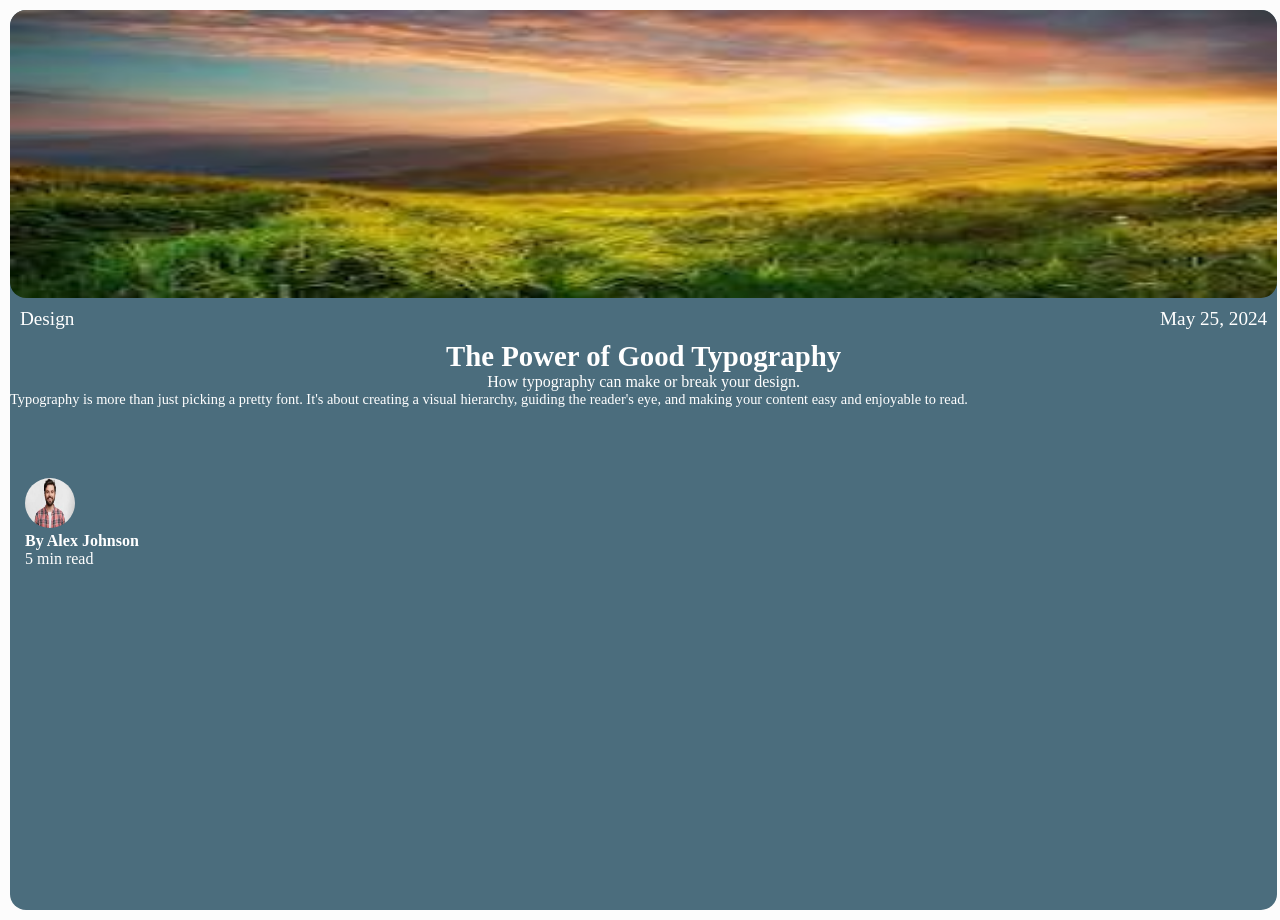
<file: Basic-level-Designs-phase1/Blog-Post-Card/index.html>
<!DOCTYPE html>
<html lang="en">
<head>
  <meta charset="UTF-8">
  <meta name="viewport" content="width=device-width, initial-scale=1.0">

  <title>Blog Card</title>
  <link rel="stylesheet" href="style.css">
</head>

<body>

  <article class="blog-card">

    <img
      src="images/Nature.jpeg"
      alt="Mountain"
      class="cover"
    >

    <div class="content">

      <div class="meta">
        <span class="category">Design</span>
        <span class="date">May 25, 2024</span>
      </div>

      <h2 class="title">
        The Power of Good Typography
      </h2>

      <p class="subtitle">
        How typography can make or break your design.
      </p>

      <p class="excerpt">
        Typography is more than just picking a pretty font.
        It's about creating a visual hierarchy, guiding the
        reader's eye, and making your content easy and
        enjoyable to read.
      </p>

      <div class="author">

        <img
          src="images/Male.jpeg"
          alt="Author"
          class="avatar"
        >

        <div class="info">
          <h4>By Alex Johnson</h4>
          <span class="read-time">5 min read</span>
        </div>

      </div>

    </div>

  </article>

</body>
</html>
</file>
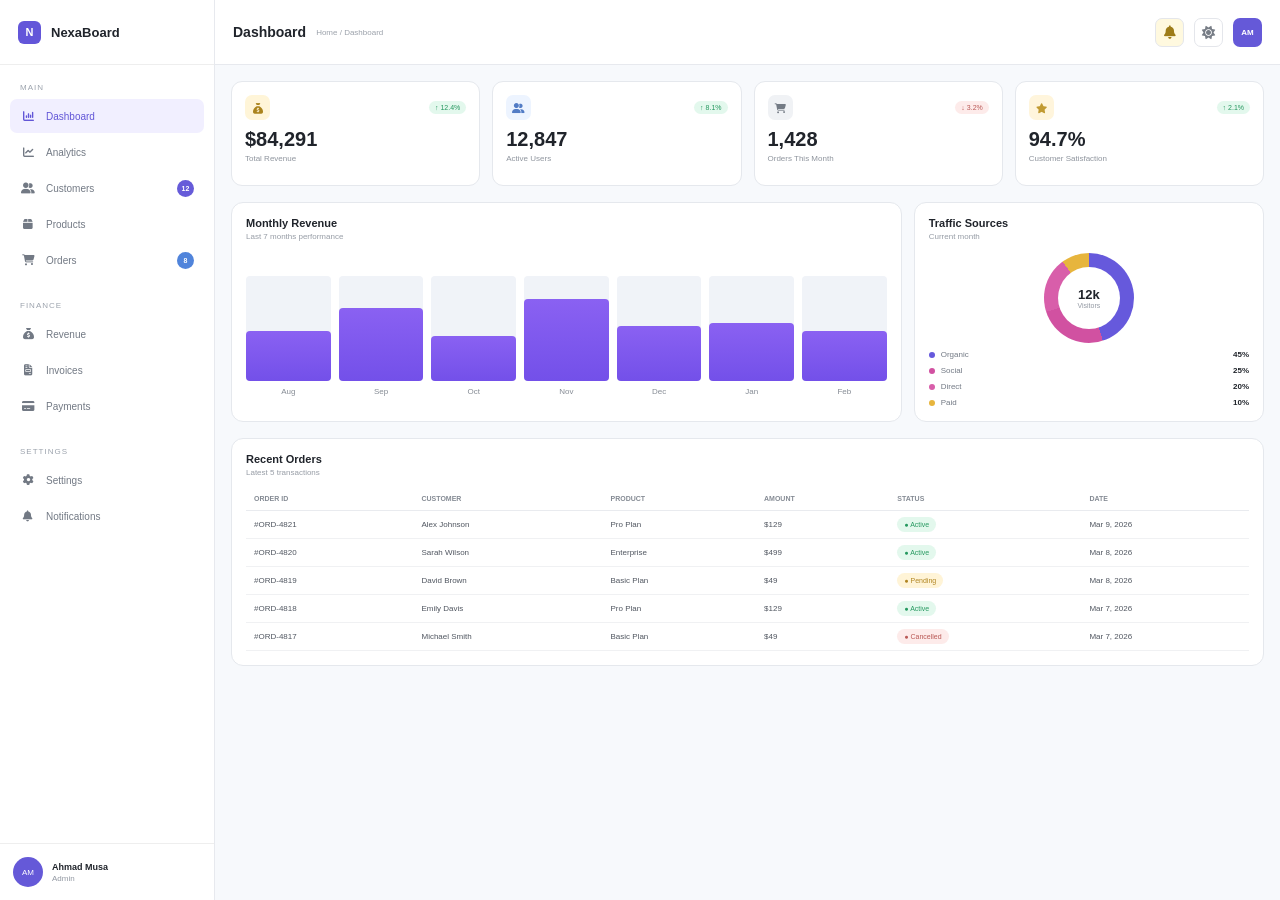
<file: Basic-level-Designs-phase1/Modern-Dashboard/index.html>
<!DOCTYPE html>
<html lang="en">

<head>
  <meta charset="UTF-8">
  <meta name="viewport" content="width=device-width, initial-scale=1.0">

  <title>NexaBoard Dashboard</title>

  <!-- Font Awesome -->
  <link
    rel="stylesheet"
    href="https://cdnjs.cloudflare.com/ajax/libs/font-awesome/6.7.2/css/all.min.css"
  >

  <!-- CSS -->
  <link rel="stylesheet" href="style.css">
</head>

<body>

  <!--DASHBOARD WRAPPER -->

  <main class="dashboard">


    <!-- SIDEBAR -->

    <aside class="sidebar">

      <!-- Logo -->
      <div class="logo-area">

        <div class="logo-icon">
          N
        </div>

        <h2>NexaBoard</h2>

      </div>


      <!-- Navigation -->
      <nav class="navigation">


        <!-- MAIN -->
        <div class="nav-section">

          <p class="section-title">
            MAIN
          </p>


          <a href="#" class="nav-link active">

            <i class="fa-solid fa-chart-column"></i>

            <span>Dashboard</span>

          </a>


          <a href="#" class="nav-link">

            <i class="fa-solid fa-chart-line"></i>

            <span>Analytics</span>

          </a>


          <a href="#" class="nav-link">

            <i class="fa-solid fa-user-group"></i>

            <span>Customers</span>

            <b class="nav-badge purple">
              12
            </b>

          </a>


          <a href="#" class="nav-link">

            <i class="fa-solid fa-box"></i>

            <span>Products</span>

          </a>


          <a href="#" class="nav-link">

            <i class="fa-solid fa-cart-shopping"></i>

            <span>Orders</span>

            <b class="nav-badge blue">
              8
            </b>

          </a>

        </div>


        <!-- FINANCE -->
        <div class="nav-section">

          <p class="section-title">
            FINANCE
          </p>


          <a href="#" class="nav-link">

            <i class="fa-solid fa-sack-dollar"></i>

            <span>Revenue</span>

          </a>


          <a href="#" class="nav-link">

            <i class="fa-solid fa-file-invoice"></i>

            <span>Invoices</span>

          </a>


          <a href="#" class="nav-link">

            <i class="fa-solid fa-credit-card"></i>

            <span>Payments</span>

          </a>

        </div>


        <!-- SETTINGS -->
        <div class="nav-section">

          <p class="section-title">
            SETTINGS
          </p>


          <a href="#" class="nav-link">

            <i class="fa-solid fa-gear"></i>

            <span>Settings</span>

          </a>


          <a href="#" class="nav-link">

            <i class="fa-solid fa-bell"></i>

            <span>Notifications</span>

          </a>

        </div>

      </nav>


      <!-- Sidebar User -->
      <div class="sidebar-user">

        <div class="user-avatar">
          AM
        </div>

        <div class="user-info">

          <h4>Ahmad Musa</h4>

          <p>Admin</p>

        </div>

      </div>

    </aside>



    <!-- MAIN CONTENT -->

    <section class="main-content">


      <!-- TOP HEADER -->

      <header class="top-header">

        <div class="page-title">

          <h1>Dashboard</h1>

          <span>Home / Dashboard</span>

        </div>


        <div class="header-actions">

          <button class="header-btn notification-btn">

            <i class="fa-solid fa-bell"></i>

          </button>


          <button class="header-btn">

            <i class="fa-solid fa-sun"></i>

          </button>


          <div class="header-avatar">
            AM
          </div>

        </div>

      </header>



      <!-- DASHBOARD BODY -->

      <div class="content">


        <!-- STATISTICS -->

        <section class="stats">


          <!-- Revenue -->
          <div class="stat-card">

            <div class="stat-top">

              <div class="stat-icon yellow">
                <i class="fa-solid fa-sack-dollar"></i>
              </div>

              <span class="growth positive">
                ↑ 12.4%
              </span>

            </div>

            <h2>$84,291</h2>

            <p>Total Revenue</p>

          </div>


          <!-- Users -->
          <div class="stat-card">

            <div class="stat-top">

              <div class="stat-icon blue">
                <i class="fa-solid fa-user-group"></i>
              </div>

              <span class="growth positive">
                ↑ 8.1%
              </span>

            </div>

            <h2>12,847</h2>

            <p>Active Users</p>

          </div>


          <!-- Orders -->
          <div class="stat-card">

            <div class="stat-top">

              <div class="stat-icon gray">
                <i class="fa-solid fa-cart-shopping"></i>
              </div>

              <span class="growth negative">
                ↓ 3.2%
              </span>

            </div>

            <h2>1,428</h2>

            <p>Orders This Month</p>

          </div>


          <!-- Satisfaction -->
          <div class="stat-card">

            <div class="stat-top">

              <div class="stat-icon gold">
                <i class="fa-solid fa-star"></i>
              </div>

              <span class="growth positive">
                ↑ 2.1%
              </span>

            </div>

            <h2>94.7%</h2>

            <p>Customer Satisfaction</p>

          </div>

        </section>



        <!-- CHARTS SECTION -->

        <section class="charts">


          <!-- MONTHLY REVENUE -->

          <div class="panel revenue-panel">

            <div class="panel-header">

              <div>

                <h3>Monthly Revenue</h3>

                <p>Last 7 months performance</p>

              </div>

            </div>


            <!-- Bar Chart -->
            <div class="bar-chart">


              <div class="bar-item">

                <div class="bar-track">

                  <div
                    class="bar"
                    style="height: 48%;">
                  </div>

                </div>

                <span>Aug</span>

              </div>


              <div class="bar-item">

                <div class="bar-track">

                  <div
                    class="bar"
                    style="height: 70%;">
                  </div>

                </div>

                <span>Sep</span>

              </div>


              <div class="bar-item">

                <div class="bar-track">

                  <div
                    class="bar"
                    style="height: 43%;">
                  </div>

                </div>

                <span>Oct</span>

              </div>


              <div class="bar-item">

                <div class="bar-track">

                  <div
                    class="bar"
                    style="height: 78%;">
                  </div>

                </div>

                <span>Nov</span>

              </div>


              <div class="bar-item">

                <div class="bar-track">

                  <div
                    class="bar"
                    style="height: 52%;">
                  </div>

                </div>

                <span>Dec</span>

              </div>


              <div class="bar-item">

                <div class="bar-track">

                  <div
                    class="bar"
                    style="height: 55%;">
                  </div>

                </div>

                <span>Jan</span>

              </div>


              <div class="bar-item">

                <div class="bar-track">

                  <div
                    class="bar"
                    style="height: 48%;">
                  </div>

                </div>

                <span>Feb</span>

              </div>

            </div>

          </div>



          <!-- TRAFFIC SOURCES -->

          <div class="panel traffic-panel">

            <div class="panel-header">

              <div>

                <h3>Traffic Sources</h3>

                <p>Current month</p>

              </div>

            </div>


            <!-- Donut -->
            <div class="donut-wrapper">

              <div class="donut">

                <div class="donut-center">

                  <strong>12k</strong>

                  <span>Visitors</span>

                </div>

              </div>

            </div>


            <!-- Legend -->
            <div class="traffic-legend">


              <div class="legend-item">

                <span>
                  <i class="dot organic"></i>
                  Organic
                </span>

                <b>45%</b>

              </div>


              <div class="legend-item">

                <span>
                  <i class="dot social"></i>
                  Social
                </span>

                <b>25%</b>

              </div>


              <div class="legend-item">

                <span>
                  <i class="dot direct"></i>
                  Direct
                </span>

                <b>20%</b>

              </div>


              <div class="legend-item">

                <span>
                  <i class="dot paid"></i>
                  Paid
                </span>

                <b>10%</b>

              </div>

            </div>

          </div>

        </section>



        <!-- RECENT ORDERS -->

        <section class="panel orders-panel">


          <div class="panel-header">

            <div>

              <h3>Recent Orders</h3>

              <p>Latest 5 transactions</p>

            </div>

          </div>


          <!-- Table wrapper -->
          <div class="table-wrapper">

            <table>

              <thead>

                <tr>

                  <th>ORDER ID</th>
                  <th>CUSTOMER</th>
                  <th>PRODUCT</th>
                  <th>AMOUNT</th>
                  <th>STATUS</th>
                  <th>DATE</th>

                </tr>

              </thead>


              <tbody>


                <tr>

                  <td>#ORD-4821</td>

                  <td>Alex Johnson</td>

                  <td>Pro Plan</td>

                  <td>$129</td>

                  <td>
                    <span class="status active">
                      ● Active
                    </span>
                  </td>

                  <td>Mar 9, 2026</td>

                </tr>


                <tr>

                  <td>#ORD-4820</td>

                  <td>Sarah Wilson</td>

                  <td>Enterprise</td>

                  <td>$499</td>

                  <td>
                    <span class="status active">
                      ● Active
                    </span>
                  </td>

                  <td>Mar 8, 2026</td>

                </tr>


                <tr>

                  <td>#ORD-4819</td>

                  <td>David Brown</td>

                  <td>Basic Plan</td>

                  <td>$49</td>

                  <td>
                    <span class="status pending">
                      ● Pending
                    </span>
                  </td>

                  <td>Mar 8, 2026</td>

                </tr>


                <tr>

                  <td>#ORD-4818</td>

                  <td>Emily Davis</td>

                  <td>Pro Plan</td>

                  <td>$129</td>

                  <td>
                    <span class="status active">
                      ● Active
                    </span>
                  </td>

                  <td>Mar 7, 2026</td>

                </tr>


                <tr>

                  <td>#ORD-4817</td>

                  <td>Michael Smith</td>

                  <td>Basic Plan</td>

                  <td>$49</td>

                  <td>
                    <span class="status cancelled">
                      ● Cancelled
                    </span>
                  </td>

                  <td>Mar 7, 2026</td>

                </tr>


              </tbody>

            </table>

          </div>

        </section>

      </div>

    </section>

  </main>

</body>
</html>
</file>
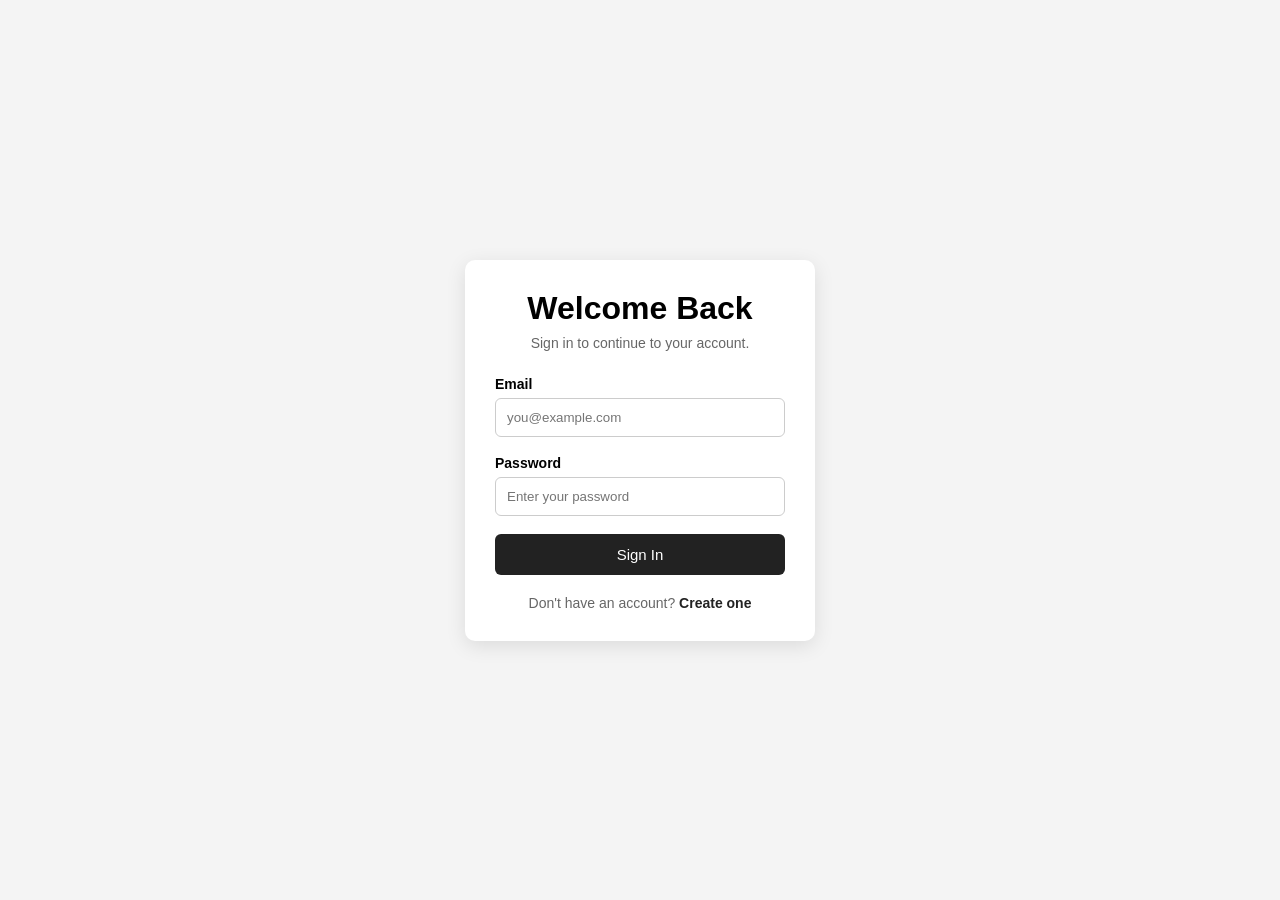
<file: Basic-level-Designs-phase1/Modern-Login/index.html>
<!DOCTYPE html>
<html lang="en">
<head>
  <meta charset="UTF-8">
  <meta name="viewport" content="width=device-width, initial-scale=1.0">

  <title>Login</title>
  <link rel="stylesheet" href="style.css">
</head>

<body>

  <main class="login-page">

    <div class="login-card">

      <div class="header">
        <h1>Welcome Back</h1>

        <p>
          Sign in to continue to your account.
        </p>
      </div>

      <form class="login-form">

        <div class="field">
          <label for="email">Email</label>
          <input
            type="email"
            id="email"
            placeholder="you@example.com"
          >
        </div>

        <div class="field">
          <label for="password">Password</label>
          <input
            type="password"
            id="password"
            placeholder="Enter your password"
          >
        </div>

        <button class="login-btn" type="submit">
          Sign In
        </button>

      </form>

      <p class="signup">
        Don't have an account?
        <a href="#">Create one</a>
      </p>

    </div>

  </main>

</body>
</html>
</file>
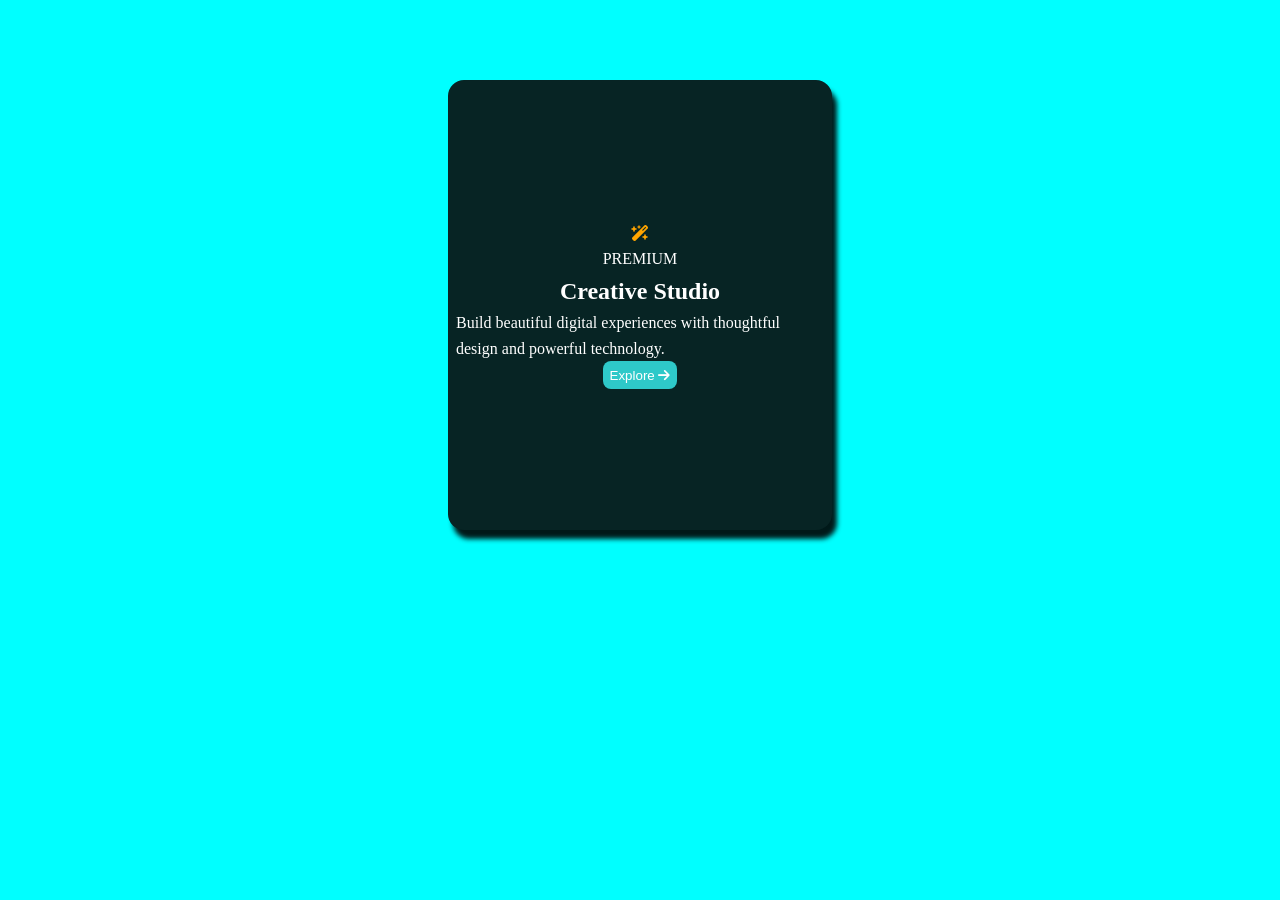
<file: Basic-level-Designs-phase1/Modern-Ui-Card/index.html>
<!DOCTYPE html>
<html lang="en">
<head>
  <meta charset="UTF-8">
  <meta name="viewport" content="width=device-width, initial-scale=1.0">

  <title>Modern UI Card</title>
  <link rel="stylesheet" href="style.css">

  <!-- Font Awesome -->
  <link
    rel="stylesheet"
    href="https://cdnjs.cloudflare.com/ajax/libs/font-awesome/6.7.2/css/all.min.css"
  >
</head>

<body>

  <div class="card">

    <div class="icon">
      <i class="fa-solid fa-wand-magic-sparkles"></i>
    </div>

    <span class="label">
      PREMIUM
    </span>

    <h2>
      Creative Studio
    </h2>

    <p>
      Build beautiful digital experiences with
      thoughtful design and powerful technology.
    </p>

    <button class="btn">
      Explore
      <i class="fa-solid fa-arrow-right"></i>
    </button>

  </div>

</body>
</html>
</file>
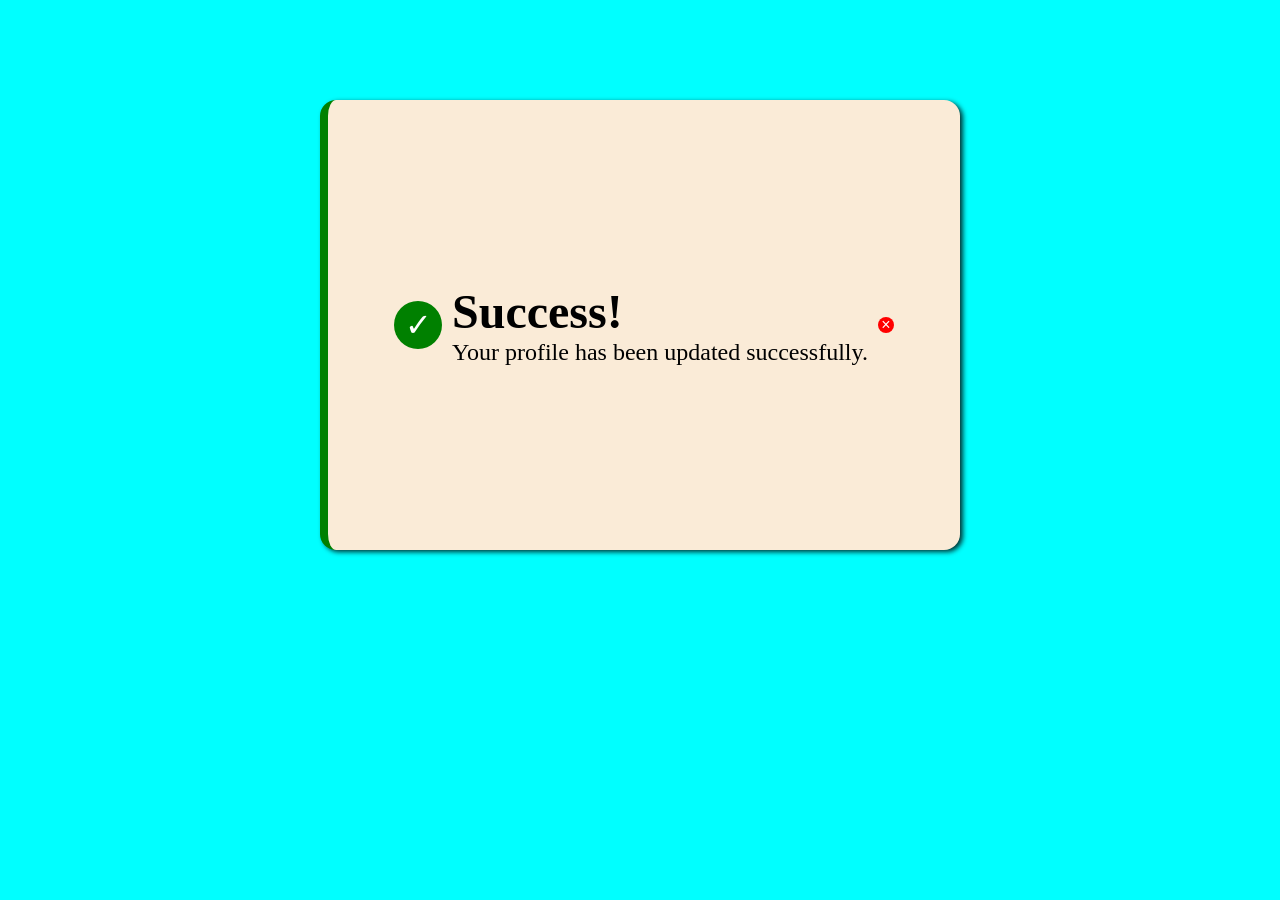
<file: Basic-level-Designs-phase1/Notification-Card/index.html>
<!DOCTYPE html>
<html lang="en">
<head>
  <meta charset="UTF-8">
  <meta name="viewport" content="width=device-width, initial-scale=1.0">

  <title>Notification Card</title>
  <link rel="stylesheet" href="style.css">
</head>

<body>

  <div class="notification success">

    <div class="icon">
      <span>✓</span>
    </div>

    <div class="content">
      <h3>Success!</h3>

      <p>
        Your profile has been updated successfully.
      </p>
    </div>

    <button class="close">×</button>

  </div>

</body>
</html>
</file>
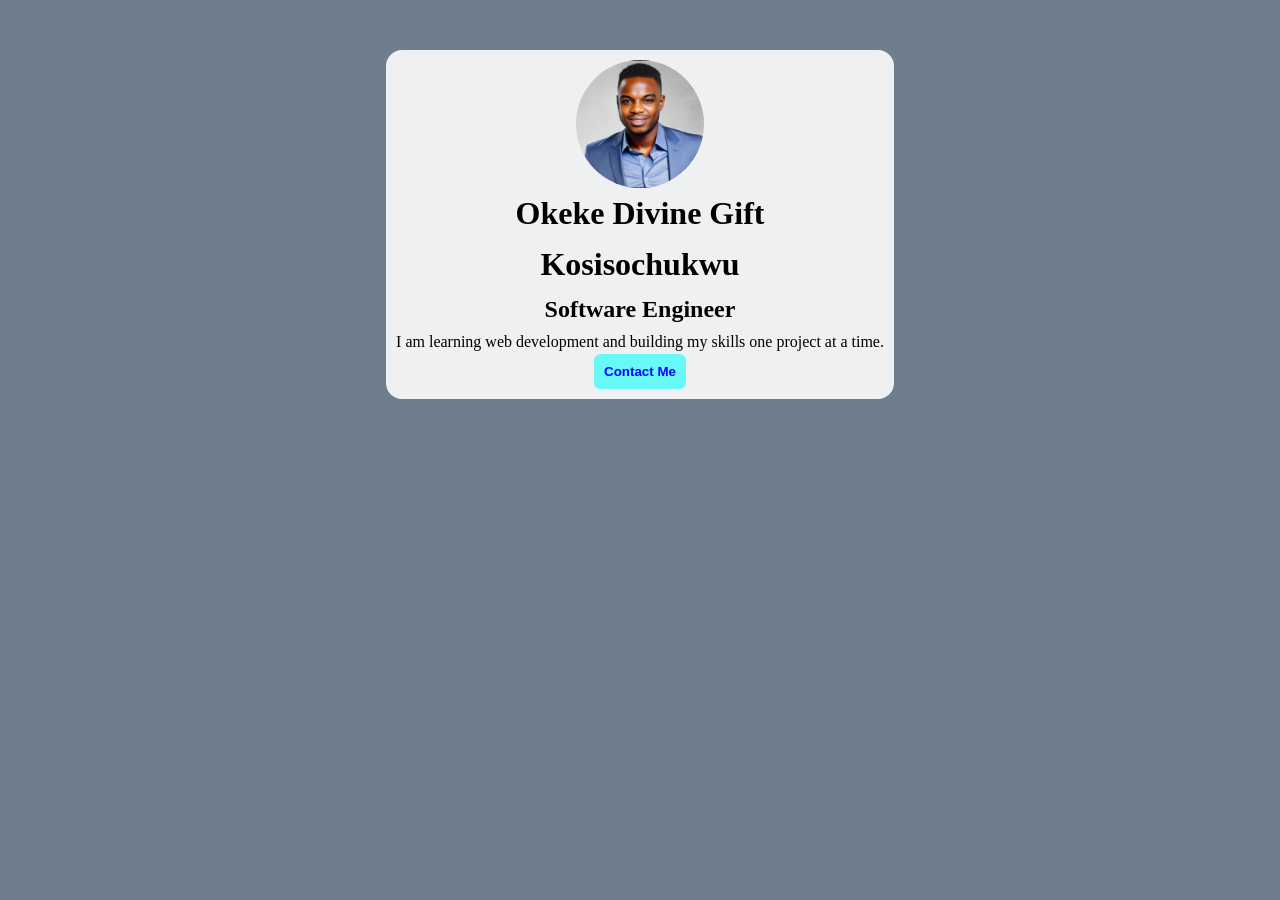
<file: Basic-level-Designs-phase1/Personal-info-Card/index.html>
<!DOCTYPE html>
<html lang="en">
<head>
  <meta charset="UTF-8">
  <meta name="viewport" content="width=device-width, initial-scale=1.0">

  <title>My Profile</title>

  <link rel="stylesheet" href="style.css">
</head>

<body>

  <div class="profile">
    <img src="images/Profile.jpg" alt="Profile image">
    <h1>Okeke Divine Gift <br> Kosisochukwu</h1>

    <h2>Software Engineer</h2>

    <p>
      I am learning web development and building my skills one project
      at a time.
    </p>

    <button>Contact Me</button>
  </div>

</body>
</html>
</file>
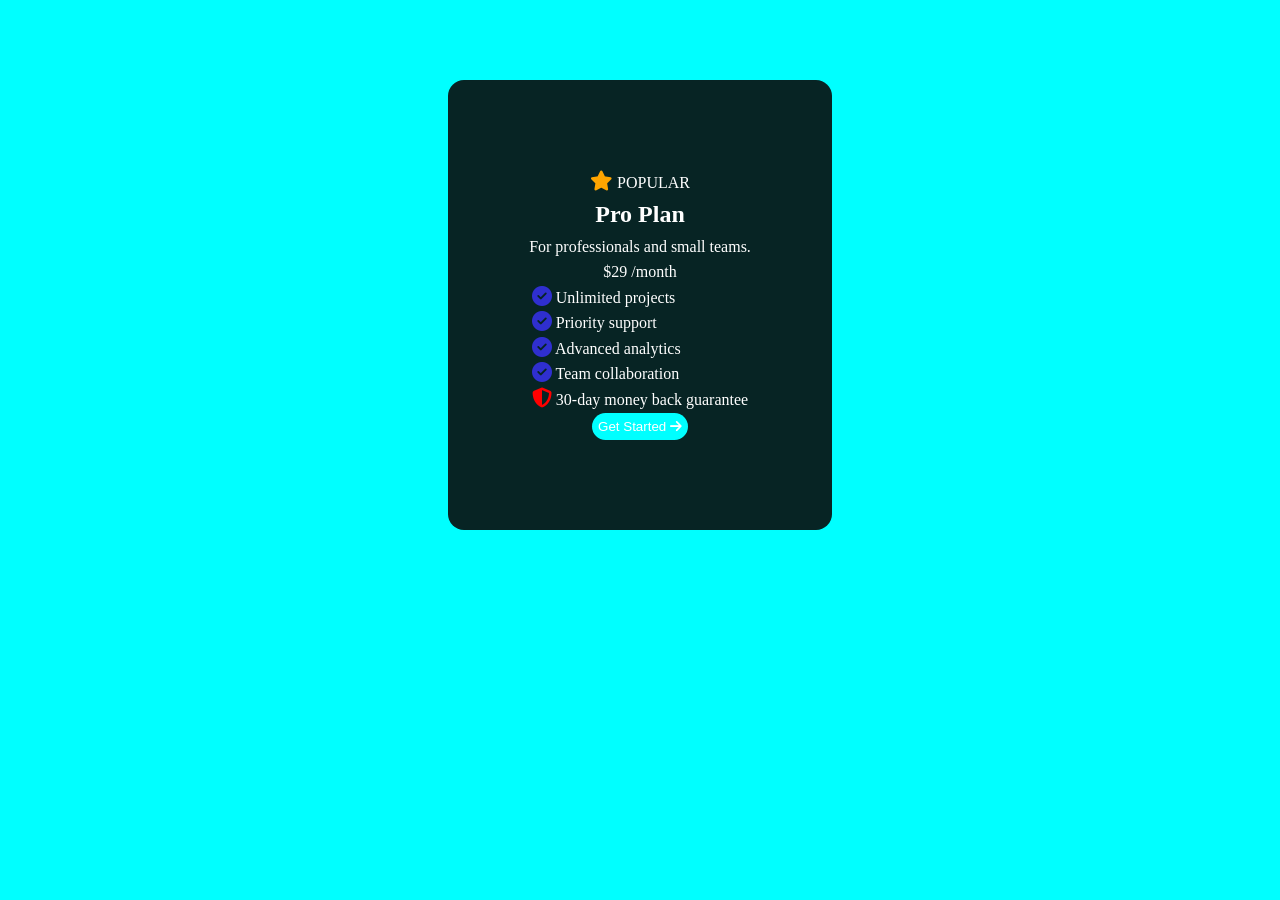
<file: Basic-level-Designs-phase1/Pricing-Card/index.html>
<!DOCTYPE html>
<html lang="en">
<head>
  <meta charset="UTF-8">
  <meta name="viewport" content="width=device-width, initial-scale=1.0">

  <title>Pricing Card</title>
  <link rel="stylesheet" href="style.css">

  <!-- Font Awesome -->
  <link rel="stylesheet" href="https://cdnjs.cloudflare.com/ajax/libs/font-awesome/6.7.2/css/all.min.css">
</head>

<body>

  <div class="pricing-card">

    <div class="badge">
      <i class="fa-solid fa-star"></i> POPULAR
    </div>

    <h2 class="plan">
      Pro Plan
    </h2>

    <p class="subtitle">
      For professionals and small teams.
    </p>

    <div class="price">
      <span class="amount">$29</span>
      <span class="period">/month</span>
    </div>

    <ul class="features">
      <li>
        <i class="fa-solid fa-circle-check"></i>
        Unlimited projects
      </li>

      <li>
        <i class="fa-solid fa-circle-check"></i>
        Priority support
      </li>

      <li>
        <i class="fa-solid fa-circle-check"></i>
        Advanced analytics
      </li>

      <li>
        <i class="fa-solid fa-circle-check"></i>
        Team collaboration
      </li>

      <li>
        <i class="fa-solid fa-shield-halved"></i>
        30-day money back guarantee
      </li>
    </ul>

    <button class="btn">
      Get Started
      <i class="fa-solid fa-arrow-right"></i>
    </button>

  </div>

</body>
</html>
</file>
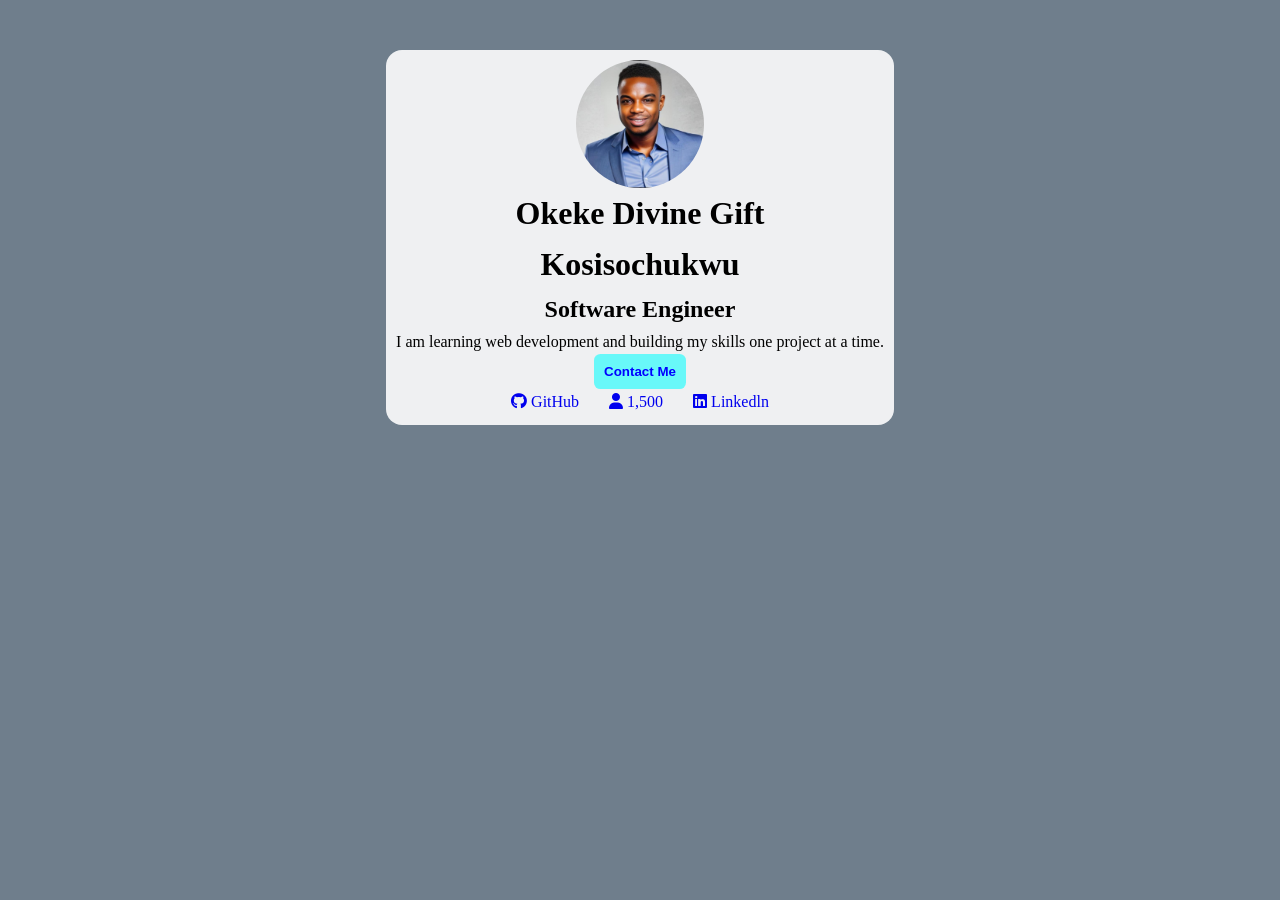
<file: Basic-level-Designs-phase1/Product-Badge-Card/index.html>
<!DOCTYPE html>
<html lang="en">
<head>
  <meta charset="UTF-8">
  <meta name="viewport" content="width=device-width, initial-scale=1.0">
  <title>My Profile</title>
  <link rel="stylesheet" href="style.css">
  <link rel="stylesheet" href="https://cdnjs.cloudflare.com/ajax/libs/font-awesome/6.7.2/css/all.min.css">
</head>

<body>

  <div class="profile">
    <img src="images/Profile.jpg" alt="Profile image">
    <h1>Okeke Divine Gift <br> Kosisochukwu</h1>

    <h2>Software Engineer</h2>

    <p>
      I am learning web development and building my skills one project
      at a time.
    </p>

    <button>Contact Me</button>
    <div class="social-links">
      <a href="#">
        <i class="fa-brands fa-github"></i>
        GitHub
      </a>
      <a href="#">
        <i class="fa-solid fa-user"></i>
        1,500
      </a>
      <a href="#">
        <i class="fa-brands fa-linkedin"></i>
        Linkedln
      </a>
    </div>
  </div>
</body>
</html>
</file>
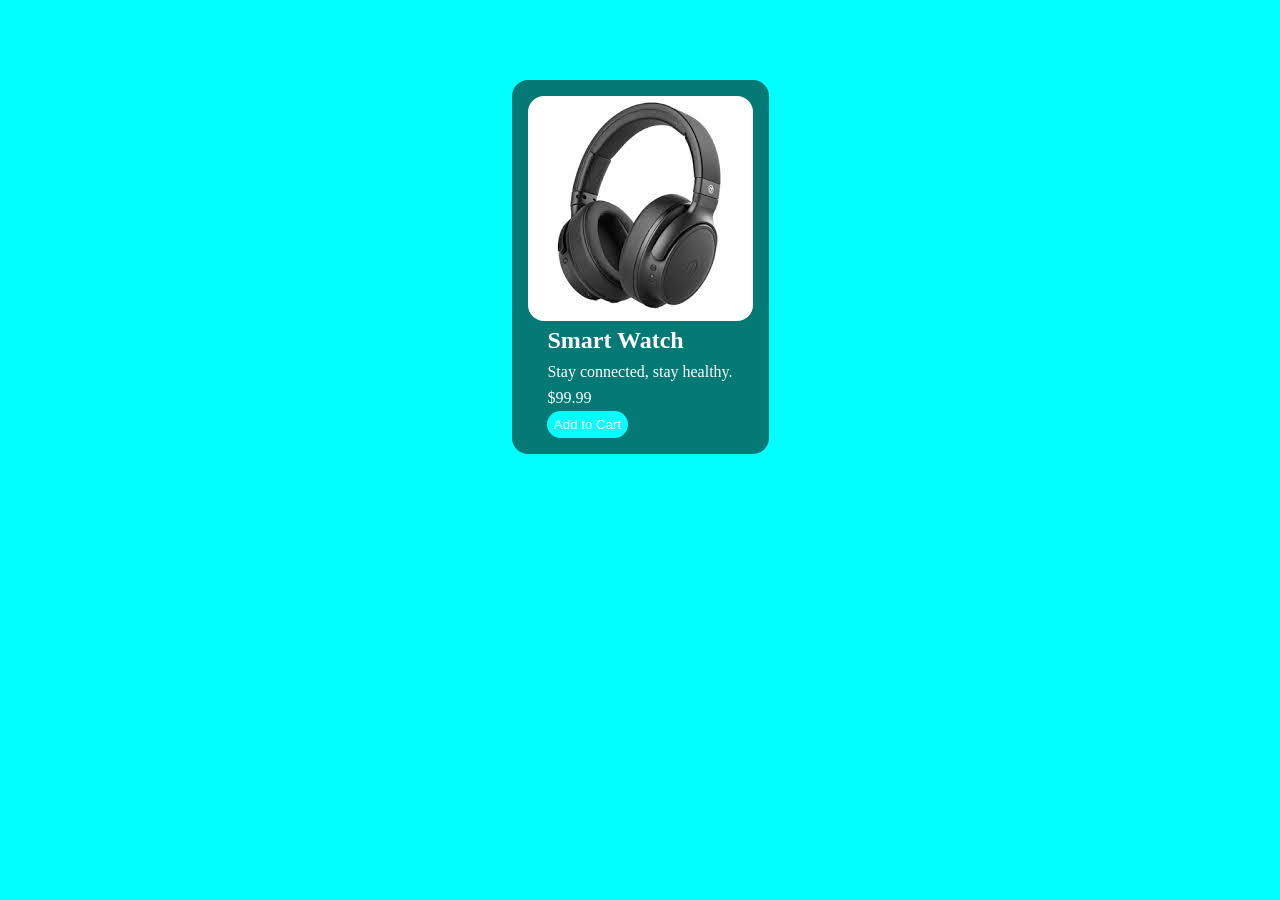
<file: Basic-level-Designs-phase1/Product-Card/index.html>
<!DOCTYPE html>
<html lang="en">
<head>
  <meta charset="UTF-8">
  <meta name="viewport" content="width=device-width, initial-scale=1.0">

  <title>Product Card</title>
  <link rel="stylesheet" href="style.css">
</head>

<body>

  <div class="product-card">

    <img
      src="images/Headphones2.jpeg"
      alt="Smart Watch"
      class="product-image"
    >

    <div class="product-content">

      <h2 class="product-title">
        Smart Watch
      </h2>

      <p class="product-description">
        Stay connected, stay healthy.
      </p>

      <p class="price">
        $99.99
      </p>

      <button class="btn">
        Add to Cart
      </button>

    </div>

  </div>

</body>
</html>
</file>
<file: Basic-level-Designs-phase1/Blog-Post-Card/style.css>
*{
    margin: 0;
    padding: 0;
    box-sizing: border-box;
}
body{
    background-color: rgba(245, 245, 245, 0.21);
}
.blog-card{
    width: 99%;
    display: flex;
    color: white;
    flex-direction: column;
    height: 100vh;
    margin: 10px;
    background-color: rgb(75, 109, 125);
    border-radius: 1rem;
}
.blog-card .cover{
    width: 100%;
    height: 18rem;
    border-radius: 1rem;
}
.meta{
    display: flex;
    justify-content: space-between;
    align-items: center;
    margin: 10px;
    font-size: 1.2rem;
}
.title{
    display: flex;
    flex-wrap: wrap;
    align-items: center;
    justify-content: center;
    font-size: 1.8rem;
}
.subtitle{
    font-size: 1rem;
    text-align: center;
}
.excerpt{
    display: flex;
    flex-wrap: wrap;
    font-size: 0.9rem;
    text-align: center;
}
.author{
    margin:70px 0 0 15px;
}
.avatar{
    width: 50px;
    height: 50px;
    border-radius: 50%;
}
</file>
<file: Basic-level-Designs-phase1/Modern-Dashboard/style.css>
/* GLOBAL RESET */

* {
  margin: 0;
  padding: 0;
  box-sizing: border-box;
}


body {
  font-family: Arial, sans-serif;

  background: #f7f9fc;

  color: #20242b;

  min-height: 100vh;
}


button {
  font-family: inherit;
}


a {
  text-decoration: none;
  color: inherit;
}


/* DASHBOARD */

.dashboard {
  min-height: 100vh;

  display: flex;
}


/* SIDEBAR */

.sidebar {
  width: 215px;

  min-height: 100vh;

  background: #ffffff;

  border-right: 1px solid #e7e9ee;

  display: flex;

  flex-direction: column;
}


/* LOGO */

.logo-area {
  height: 65px;

  display: flex;

  align-items: center;

  gap: 10px;

  padding: 0 18px;

  border-bottom: 1px solid #eeeeee;
}


.logo-icon {
  width: 23px;
  height: 23px;

  display: flex;

  align-items: center;
  justify-content: center;

  border-radius: 6px;

  background: #6356d9;

  color: white;

  font-size: 11px;

  font-weight: bold;
}


.logo-area h2 {
  font-size: 13px;
}


/* NAVIGATION */

.navigation {
  padding: 18px 10px;

  flex: 1;
}


.nav-section {
  margin-bottom: 24px;
}


.section-title {
  font-size: 8px;

  color: #9ca3ad;

  letter-spacing: 1px;

  padding: 0 10px;

  margin-bottom: 7px;
}


.nav-link {
  height: 34px;

  padding: 0 10px;

  display: flex;

  align-items: center;

  gap: 10px;

  border-radius: 7px;

  color: #727984;

  font-size: 10px;

  margin-bottom: 2px;
}


.nav-link i {
  width: 16px;

  text-align: center;

  font-size: 11px;
}


.nav-link:hover {
  background: #f5f3ff;

  color: #6256d7;
}


.nav-link.active {
  background: #f1efff;

  color: #6256d7;
}


.nav-badge {
  margin-left: auto;

  min-width: 17px;
  height: 17px;

  display: flex;

  align-items: center;
  justify-content: center;

  border-radius: 50%;

  color: white;

  font-size: 7px;
}


.nav-badge.purple {
  background: #665bd9;
}


.nav-badge.blue {
  background: #5084db;
}


/* SIDEBAR USER */

.sidebar-user {
  border-top: 1px solid #eeeeee;

  padding: 13px;

  display: flex;

  align-items: center;

  gap: 9px;
}


.user-avatar {
  width: 30px;
  height: 30px;

  border-radius: 50%;

  display: flex;

  align-items: center;
  justify-content: center;

  background: #6559d8;

  color: white;

  font-size: 8px;
}


.user-info h4 {
  font-size: 9px;

  margin-bottom: 2px;
}


.user-info p {
  font-size: 8px;

  color: #9298a2;
}


/* MAIN CONTENT */

.main-content {
  flex: 1;

  min-width: 0;

  display: flex;

  flex-direction: column;
}


/* TOP HEADER */

.top-header {
  height: 65px;

  background: white;

  border-bottom: 1px solid #e7e9ee;

  padding: 0 18px;

  display: flex;

  align-items: center;

  justify-content: space-between;
}


.page-title {
  display: flex;

  align-items: center;

  gap: 10px;
}


.page-title h1 {
  font-size: 14px;
}


.page-title span {
  font-size: 8px;

  color: #9ba1aa;
}


.header-actions {
  display: flex;

  align-items: center;

  gap: 10px;
}


.header-btn {
  width: 29px;
  height: 29px;

  border: 1px solid #e4e6eb;

  border-radius: 7px;

  background: white;

  color: #777d86;

  cursor: pointer;
}


.notification-btn {
  background: #fff9df;

  color: #9d7c19;
}


.header-avatar {
  width: 29px;
  height: 29px;

  display: flex;

  align-items: center;
  justify-content: center;

  border-radius: 7px;

  background: #6559d8;

  color: white;

  font-size: 8px;

  font-weight: bold;
}


/* CONTENT */

.content {
  padding: 16px;

  display: flex;

  flex-direction: column;

  gap: 16px;
}


/* STATISTICS */

.stats {
  display: flex;

  gap: 12px;
}


.stat-card {
  flex: 1;

  min-width: 0;

  background: white;

  border: 1px solid #e5e8ed;

  border-radius: 11px;

  padding: 13px;

  min-height: 105px;
}


.stat-top {
  display: flex;

  align-items: center;

  justify-content: space-between;

  margin-bottom: 8px;
}


.stat-icon {
  width: 25px;
  height: 25px;

  display: flex;

  align-items: center;
  justify-content: center;

  border-radius: 7px;

  font-size: 10px;
}


.stat-icon.yellow {
  background: #fff5d8;

  color: #aa831c;
}


.stat-icon.blue {
  background: #edf4ff;

  color: #527cc5;
}


.stat-icon.gray {
  background: #f0f2f5;

  color: #737a84;
}


.stat-icon.gold {
  background: #fff5dc;

  color: #c19a31;
}


.growth {
  padding: 3px 6px;

  border-radius: 10px;

  font-size: 7px;
}


.growth.positive {
  background: #e3f8ed;

  color: #24965d;
}


.growth.negative {
  background: #fdebea;

  color: #b95855;
}


.stat-card h2 {
  font-size: 20px;

  margin-bottom: 3px;
}


.stat-card p {
  color: #8e949d;

  font-size: 8px;
}


/* PANELS */

.panel {
  background: white;

  border: 1px solid #e5e8ed;

  border-radius: 12px;

  padding: 14px;
}


.panel-header {
  display: flex;

  align-items: center;

  justify-content: space-between;

  margin-bottom: 10px;
}


.panel-header h3 {
  font-size: 11px;

  margin-bottom: 3px;
}


.panel-header p {
  font-size: 8px;

  color: #969ca5;
}


/* CHARTS */

.charts {
  display: flex;

  gap: 12px;
}


.revenue-panel {
  flex: 2;
}


.traffic-panel {
  flex: 1;
}


/* BAR CHART */

.bar-chart {
  height: 145px;

  display: flex;

  align-items: flex-end;

  gap: 8px;
}


.bar-item {
  flex: 1;

  height: 100%;

  display: flex;

  flex-direction: column;

  justify-content: flex-end;

  gap: 6px;
}


.bar-track {
  height: 105px;

  background: #f0f3f8;

  border-radius: 4px;

  display: flex;

  align-items: flex-end;

  overflow: hidden;
}


.bar {
  width: 100%;

  background: linear-gradient(
    to top,
    #7350e9,
    #8a61f2
  );

  border-radius: 4px 4px 0 0;
}


.bar-item > span {
  text-align: center;

  font-size: 8px;

  color: #858b94;
}


/* DONUT CHART */

.donut-wrapper {
  display: flex;

  justify-content: center;

  padding: 2px 0 7px;
}


.donut {
  width: 90px;
  height: 90px;

  border-radius: 50%;

  background:
    conic-gradient(
      #6659dc 0% 45%,
      #d151a1 45% 70%,
      #d85eaa 70% 90%,
      #e7b53d 90% 100%
    );

  display: flex;

  align-items: center;
  justify-content: center;
}


.donut::before {
  content: "";

  width: 62px;
  height: 62px;

  border-radius: 50%;

  background: white;

  position: absolute;
}


.donut-center {
  position: relative;

  z-index: 1;

  display: flex;

  flex-direction: column;

  align-items: center;
}


.donut-center strong {
  font-size: 13px;
}


.donut-center span {
  font-size: 7px;

  color: #9298a2;
}


/* TRAFFIC LEGEND */

.traffic-legend {
  display: flex;

  flex-direction: column;

  gap: 7px;
}


.legend-item {
  display: flex;

  align-items: center;

  justify-content: space-between;

  font-size: 8px;
}


.legend-item span {
  color: #727984;

  display: flex;

  align-items: center;

  gap: 6px;
}


.legend-item b {
  font-size: 8px;
}


.dot {
  width: 6px;
  height: 6px;

  border-radius: 50%;

  display: inline-block;
}


.dot.organic {
  background: #6659dc;
}


.dot.social {
  background: #d151a1;
}


.dot.direct {
  background: #d85eaa;
}


.dot.paid {
  background: #e7b53d;
}


/* ORDERS TABLE */

.orders-panel {
  overflow: hidden;
}


.table-wrapper {
  width: 100%;

  overflow-x: auto;
}


table {
  width: 100%;

  border-collapse: collapse;

  min-width: 650px;
}


thead {
  border-bottom: 1px solid #e9ebef;
}


th {
  padding: 8px;

  text-align: left;

  font-size: 7px;

  color: #858b94;

  font-weight: 600;
}


td {
  padding: 9px 8px;

  border-bottom: 1px solid #f0f1f3;

  font-size: 8px;

  color: #505660;
}


tbody tr:hover {
  background: #fafbfc;
}


/* STATUS BADGES */

.status {
  padding: 4px 7px;

  border-radius: 10px;

  font-size: 7px;
}


.status.active {
  background: #e3f8ed;

  color: #25985f;
}


.status.pending {
  background: #fff4d7;

  color: #b08522;
}


.status.cancelled {
  background: #fdebea;

  color: #b95855;
}


/* RESPONSIVE - TABLET */

@media (max-width: 950px) {

  .sidebar {
    width: 175px;
  }

  .stats {
    flex-wrap: wrap;
  }

  .stat-card {
    flex: 1 1 calc(50% - 6px);
  }

  .charts {
    flex-direction: column;
  }

}


/* RESPONSIVE - MOBILE */

@media (max-width: 650px) {

  .dashboard {
    flex-direction: column;
  }


  .sidebar {
    width: 100%;

    min-height: auto;
  }


  .navigation {
    display: none;
  }


  .sidebar-user {
    display: none;
  }


  .logo-area {
    height: 55px;
  }


  .top-header {
    height: 55px;
  }


  .page-title span {
    display: none;
  }


  .content {
    padding: 10px;
  }


  .stats {
    flex-direction: column;
  }


  .stat-card {
    width: 100%;
  }


  .charts {
    flex-direction: column;
  }


  .revenue-panel,
  .traffic-panel {
    width: 100%;
  }

}
</file>
<file: Basic-level-Designs-phase1/Modern-Login/style.css>
* {
  margin: 0;
  padding: 0;
  box-sizing: border-box;
}

body {
  font-family: Arial, sans-serif;
  background: #f4f4f4;
}

.login-page {
  min-height: 100vh;
  display: flex;
  align-items: center;
  justify-content: center;
}

.login-card {
  width: 350px;
  padding: 30px;
  background: white;
  border-radius: 10px;
  box-shadow: 0 5px 20px rgba(0, 0, 0, 0.1);
}

.header {
  text-align: center;
  margin-bottom: 25px;
}

.header h1 {
  margin-bottom: 8px;
}

.header p {
  color: #666;
  font-size: 14px;
}

.field {
  margin-bottom: 18px;
}

.field label {
  display: block;
  margin-bottom: 6px;
  font-size: 14px;
  font-weight: bold;
}

.field input {
  width: 100%;
  padding: 11px;
  border: 1px solid #ccc;
  border-radius: 6px;
  outline: none;
}

.field input:focus {
  border-color: #333;
}

.login-btn {
  width: 100%;
  padding: 12px;
  border: none;
  border-radius: 6px;
  background: #222;
  color: white;
  font-size: 15px;
  cursor: pointer;
}

.login-btn:hover {
  background: #444;
}

.signup {
  margin-top: 20px;
  text-align: center;
  font-size: 14px;
  color: #666;
}

.signup a {
  color: #222;
  font-weight: bold;
  text-decoration: none;
}

.signup a:hover {
  text-decoration: underline;
}
</file>
<file: Basic-level-Designs-phase1/Modern-Ui-Card/style.css>
*{
    margin: 0;
    padding: 0;
    box-sizing: border-box;
}
body{
    display: flex;
    align-items: center;
    justify-content: center;
    margin: 5rem;
    background-color: aqua;
}
.card{
    width: 30vw;
    height: 50vh;
    background-color: rgb(7, 36, 36);
    color: white;
    cursor: pointer;
    line-height: 1.6;
    display: flex;
    flex-direction: column;
    align-items: center;
    padding: 8px;
    justify-content: center;
    border-radius: 1rem;
    box-shadow: 5px 9px 5px rgba(0,0,0,0.9);
}
.btn{
    padding: 0.4rem;
    background-color: rgb(46, 201, 201);
    color: white;
    border-radius: 0.5rem;
    cursor: pointer;
    border: none;
}
.btn:hover{
    background-color: rgb(20, 54, 54);
}
.fa-wand-magic-sparkles{
    color: orange;
}
</file>
<file: Basic-level-Designs-phase1/Notification-Card/style.css>
*{
    margin: 0;
    padding: 0;
    box-sizing: border-box;
}
body{
    background-color: aqua;
    display: flex;
    justify-content: center;
    align-items: center;
    margin: 100px;
}
.notification{
    background-color: antiquewhite;
    display: flex;
    align-items: center;
    justify-content: center;
    box-shadow: 3px 2px 5px rgba(0,0,0,0.8);
    padding: 30px;
    width: 50vw;
    height: 50vh;
    gap: 10px;
    border-radius: 1rem;
    cursor: pointer;
    border-left: 8px solid green;
}
.icon{
   background-color: green;
   display: flex;
   align-items: center;
   justify-content: center;
   border-radius: 50%;
   width: 3rem;
   height: 3rem;
   font-size: 2rem;
   color: white;
}
.close{
   background-color: red;
   display: flex;
   align-items: center;
   justify-content: center;
   border-radius: 50%;
   width: 1rem;
   height: 1rem;
   font-size: 1rem;
   color: white;
   border: none;
}
h3{
    font-size: 3rem;
}
p{
    font-size: 1.5rem;
}
</file>
<file: Basic-level-Designs-phase1/Personal-info-Card/style.css>
*{
    margin: 0;
    padding: 0;
    box-sizing: border-box;
}
body{
    display: flex;
    align-items: center;
    justify-content: center;
    background-color: rgb(111, 126, 140);
    margin: 50px;
}
body img{
    width: 8rem;
    height: 8rem;
    border-radius: 50%;
}
.profile{
    display: flex;
    flex-direction: column;
    text-align: center;
    align-items: center;
    justify-content: center;
    background-color: rgba(255, 255, 255, 0.888);
    padding: 10px;
    border-radius: 1rem;
    line-height: 1.6;
}
button{
    padding: 10px;
    background-color: rgba(0, 255, 255, 0.564);
    color: blue;
    font-weight: 700;
    border: none;
    border-radius: 0.4rem;
    cursor: pointer;
}
button:hover{
    background-color: rgb(15, 126, 126);
    color: white;
}
</file>
<file: Basic-level-Designs-phase1/Pricing-Card/style.css>
*{
    margin: 0;
    padding: 0;
    box-sizing: border-box;
}
body{
    display: flex;
    align-items: center;
    justify-content: center;
    margin: 5rem;
    background-color: aqua;
}
.pricing-card{
    width: 30vw;
    height: 50vh;
    background-color: rgb(7, 36, 36);
    color: white;
    cursor: pointer;
    line-height: 1.6;
    display: flex;
    flex-direction: column;
    align-items: center;
    justify-content: center;
    border-radius: 1rem;
}
.btn{
    padding: 0.4rem;
    background-color: aqua;
    color: white;
    border-radius: 1rem;
    cursor: pointer;
    border: none;
}
.btn:hover{
    background-color: rgb(20, 54, 54);
}
.fa-star{
    color: orange;
    font-size: 20px;
}
.features{
    list-style: none;
}
.fa-circle-check{
    color: rgb(47, 47, 207);
    font-size: 20px;
}
.fa-shield-halved{
    color: red;
    font-size: 20px;
}
</file>
<file: Basic-level-Designs-phase1/Product-Badge-Card/style.css>
*{
    margin: 0;
    padding: 0;
    box-sizing: border-box;
}
body{
    display: flex;
    align-items: center;
    justify-content: center;
    background-color: rgb(111, 126, 140);
    margin: 50px;
}
body img{
    width: 8rem;
    height: 8rem;
    border-radius: 50%;
}
.profile{
    display: flex;
    flex-direction: column;
    text-align: center;
    align-items: center;
    justify-content: center;
    background-color: rgba(255, 255, 255, 0.888);
    padding: 10px;
    border-radius: 1rem;
    line-height: 1.6;
}
button{
    padding: 10px;
    background-color: rgba(0, 255, 255, 0.564);
    color: blue;
    font-weight: 700;
    border: none;
    border-radius: 0.4rem;
    cursor: pointer;
}
button:hover{
    background-color: rgb(15, 126, 126);
    color: white;
}
.social-links a{
    text-decoration: none;
}
.social-links{
    display: flex;
    align-items: center;
    gap: 30px;
}
</file>
<file: Basic-level-Designs-phase1/Product-Card/style.css>
*{
    margin: 0;
    padding: 0;
    box-sizing: border-box;
}
body{
    display: flex;
    align-items: center;
    justify-content: center;
    margin: 5rem;
    background-color: aqua;
}
.product-card{
    background-color: rgb(5, 121, 117);
    display: flex;
    flex-direction: column;
    align-items: center;
    justify-content: center;
    padding: 1rem;
    line-height: 1.6;
    border-radius: 1rem;
    color: white;
}
.product-image{
    border-radius: 1rem;
}
.btn{
    padding: 0.4rem;
    background-color: aqua;
    color: white;
    border-radius: 1rem;
    cursor: pointer;
    border: none;
}
.btn:hover{
    background-color: rgb(20, 54, 54);
}
</file>
